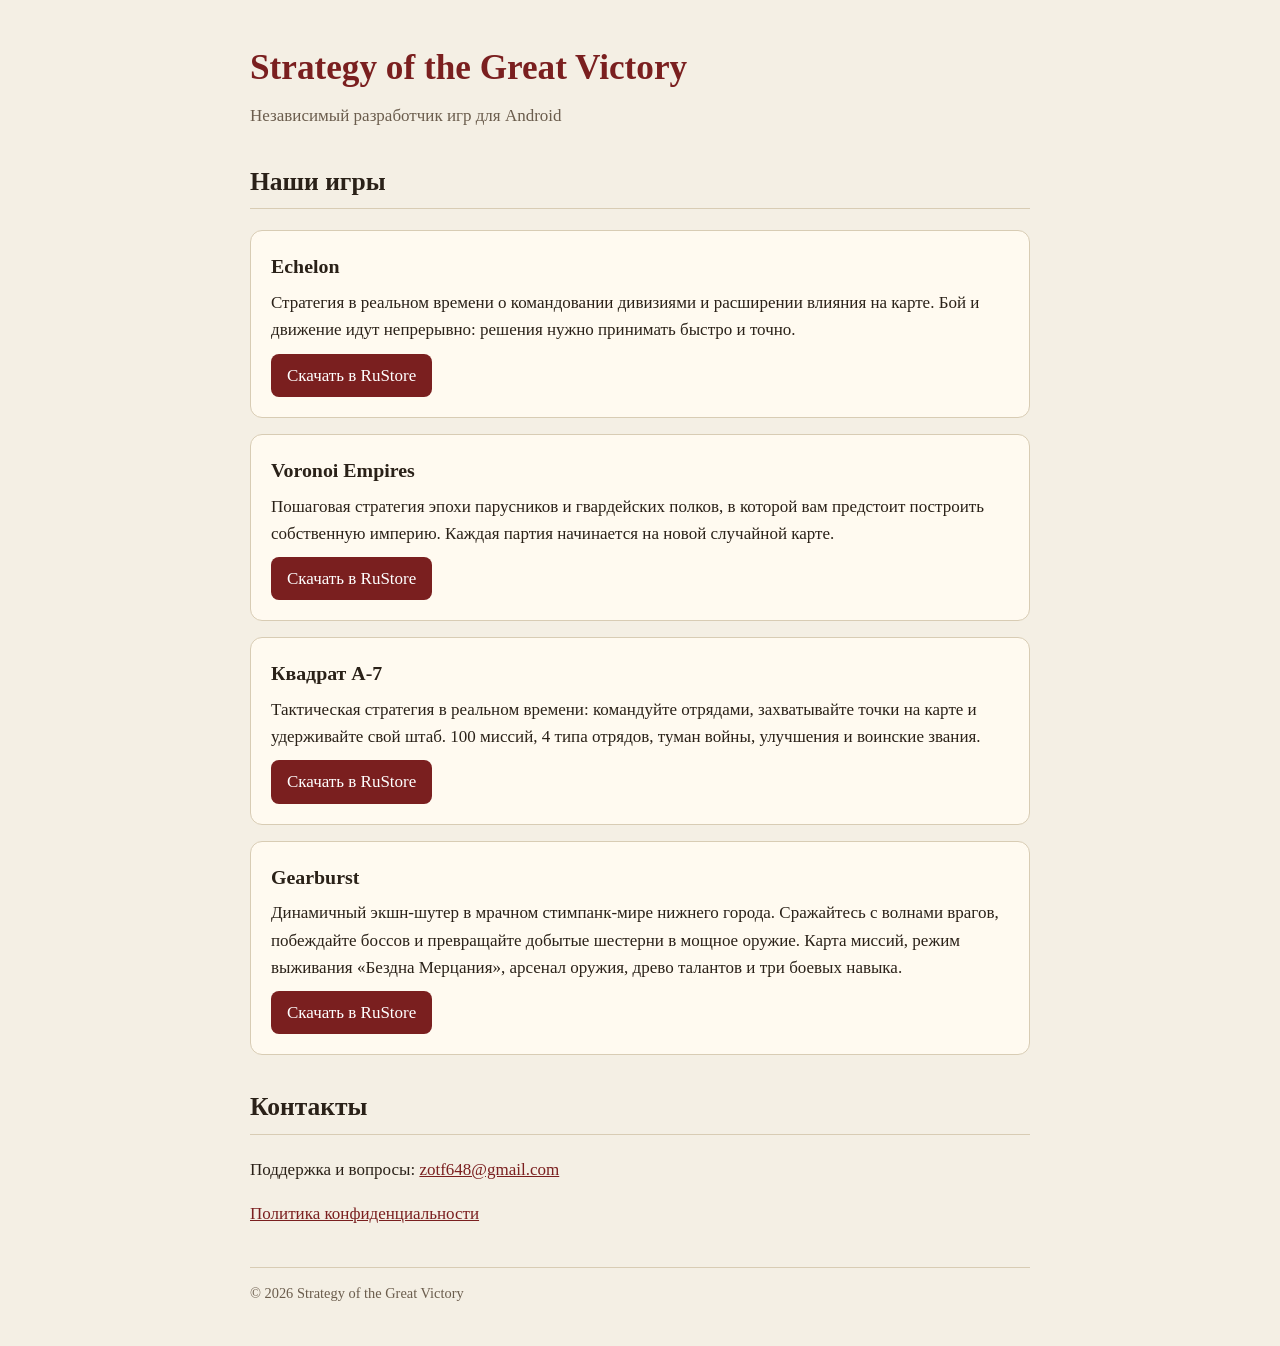
<file: index.html>
<!DOCTYPE html>
<html lang="ru">
<head>
<meta charset="utf-8">
<meta name="viewport" content="width=device-width, initial-scale=1">
<title>Strategy of the Great Victory — стратегические и экшн-игры для Android</title>
<meta name="description" content="Strategy of the Great Victory: игры для Android. Echelon, Voronoi Empires, Квадрат А-7 и Gearburst.">
<meta name="robots" content="index, follow">
<link rel="canonical" href="https://flint212.github.io/">
<link rel="stylesheet" href="style.css">
</head>
<body>
<div class="wrap">
<h1>Strategy of the Great Victory</h1>
<p class="sub">Независимый разработчик игр для Android</p>

<h2>Наши игры</h2>

<div class="card">
<div>
<h3>Echelon</h3>
<p>Стратегия в реальном времени о командовании дивизиями и расширении влияния на карте. Бой и движение идут непрерывно: решения нужно принимать быстро и точно.</p>
<a class="btn" href="https://www.rustore.ru/catalog/app/com.StrategyoftheGreatVictory.Echelon">Скачать в RuStore</a>
</div>
</div>

<div class="card">
<div>
<h3>Voronoi Empires</h3>
<p>Пошаговая стратегия эпохи парусников и гвардейских полков, в которой вам предстоит построить собственную империю. Каждая партия начинается на новой случайной карте.</p>
<a class="btn" href="https://www.rustore.ru/catalog/app/com.StrategyoftheGreatVictory.VoronoiEmpires">Скачать в RuStore</a>
</div>
</div>

<div class="card">
<div>
<h3>Квадрат А-7</h3>
<p>Тактическая стратегия в реальном времени: командуйте отрядами, захватывайте точки на карте и удерживайте свой штаб. 100 миссий, 4 типа отрядов, туман войны, улучшения и воинские звания.</p>
<a class="btn" href="https://www.rustore.ru/catalog/app/com.StrategyoftheGreatVictory.SquareA7">Скачать в RuStore</a>
</div>
</div>

<div class="card">
<div>
<h3>Gearburst</h3>
<p>Динамичный экшн-шутер в мрачном стимпанк-мире нижнего города. Сражайтесь с волнами врагов, побеждайте боссов и превращайте добытые шестерни в мощное оружие. Карта миссий, режим выживания «Бездна Мерцания», арсенал оружия, древо талантов и три боевых навыка.</p>
<a class="btn" href="https://www.rustore.ru/catalog/app/com.StrategyoftheGreatVictory.Gearburst">Скачать в RuStore</a>
</div>
</div>

<h2>Контакты</h2>
<p>Поддержка и вопросы: <a href="mailto:zotf648@gmail.com">zotf648@gmail.com</a></p>
<p><a href="privacy.html">Политика конфиденциальности</a></p>

<footer>&copy; 2026 Strategy of the Great Victory</footer>
</div>
</body>
</html>
</file>
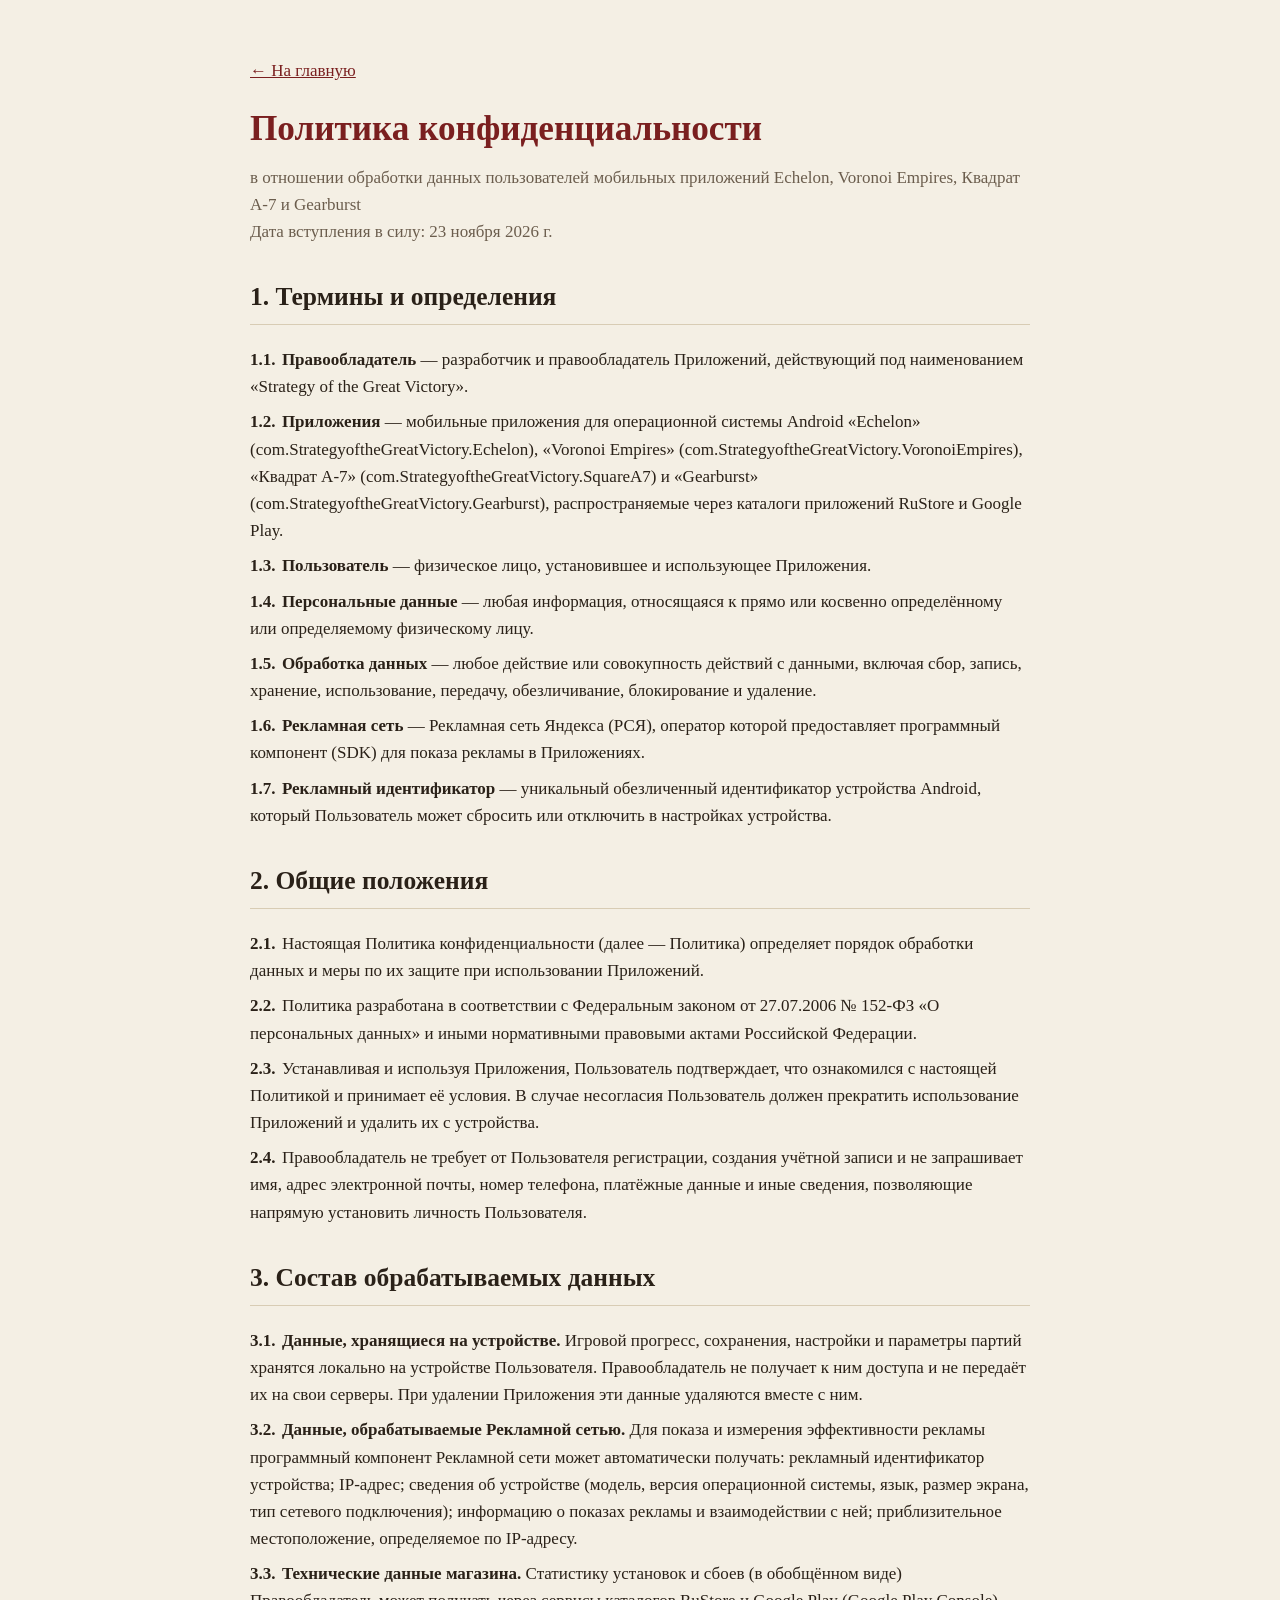
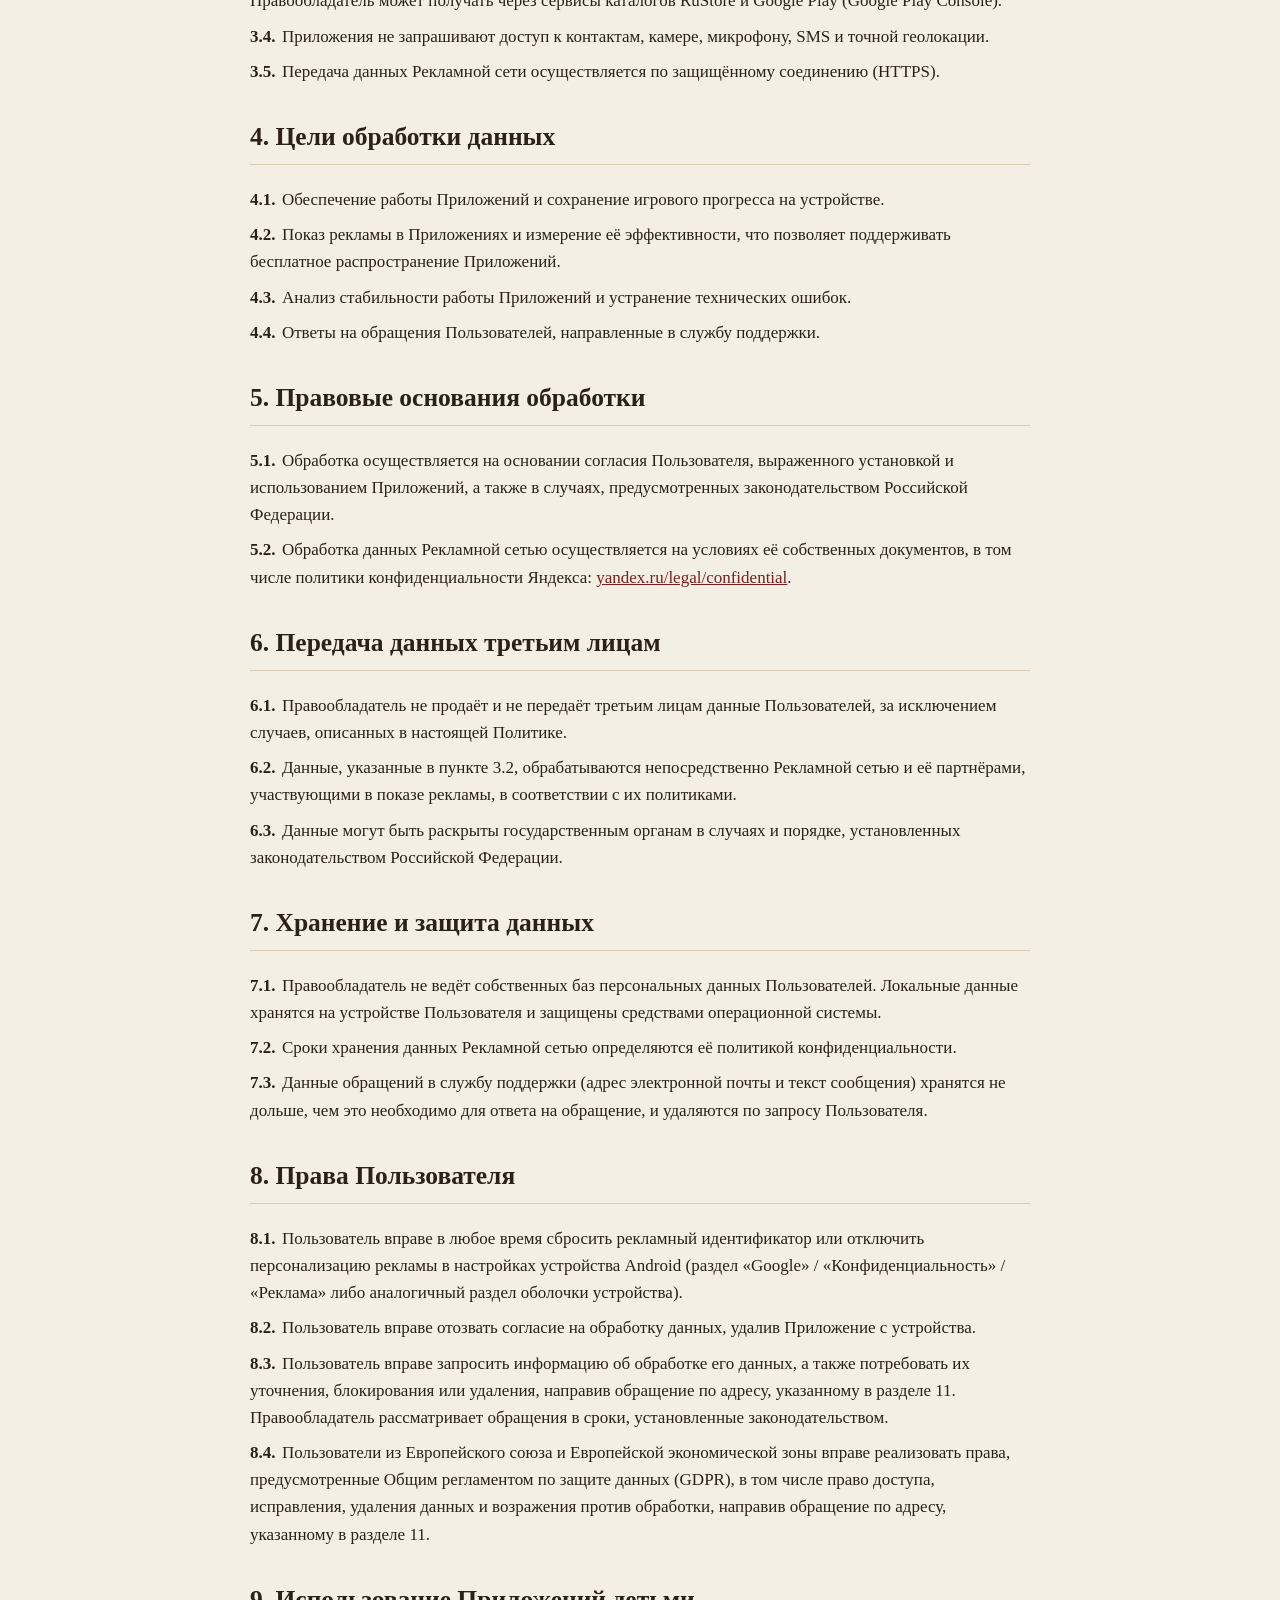
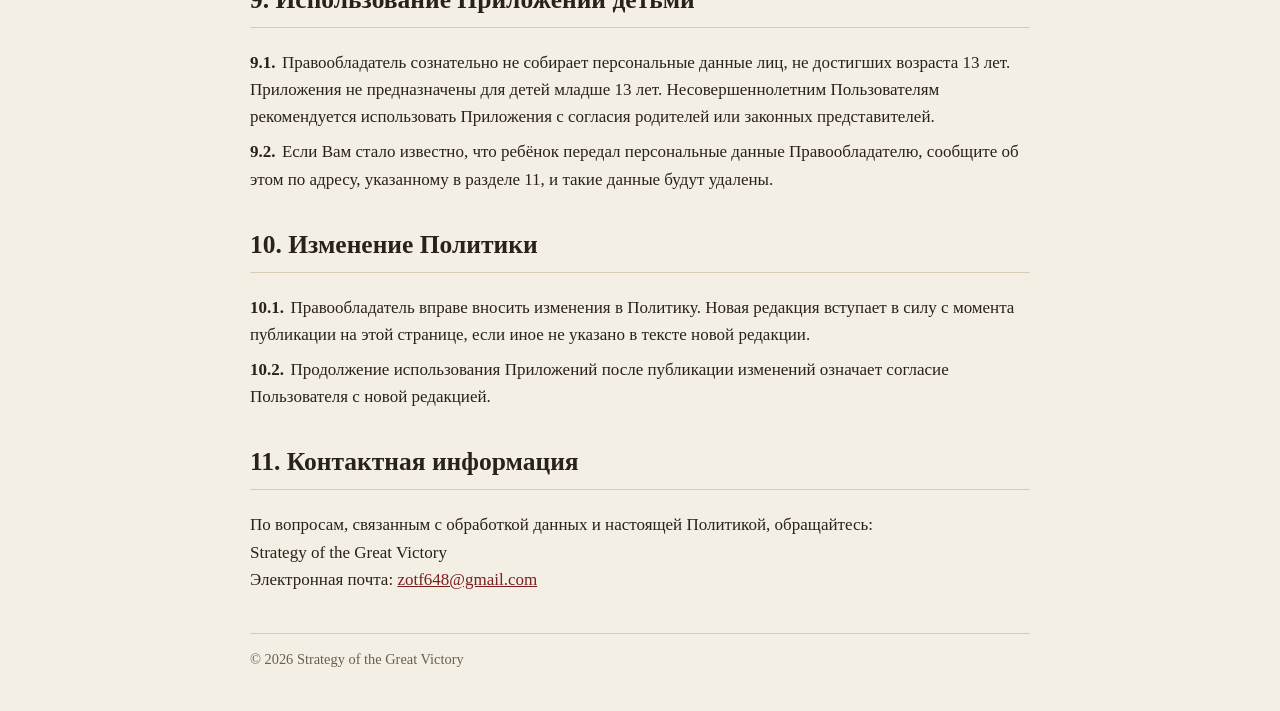
<file: privacy.html>
<!DOCTYPE html>
<html lang="ru">
<head>
<meta charset="utf-8">
<meta name="viewport" content="width=device-width, initial-scale=1">
<title>Политика конфиденциальности — Strategy of the Great Victory</title>
<meta name="robots" content="index, follow">
<link rel="stylesheet" href="style.css">
<style>ol.t{padding-left:0;list-style:none}ol.t li{margin:.5rem 0}.num{font-weight:bold;margin-right:.4rem}</style>
</head>
<body>
<div class="wrap">
<p><a href="index.html">&larr; На главную</a></p>
<h1>Политика конфиденциальности</h1>
<p class="sub">в отношении обработки данных пользователей мобильных приложений Echelon, Voronoi Empires, Квадрат А-7 и Gearburst<br>Дата вступления в силу: 23 ноября 2026 г.</p>

<h2>1. Термины и определения</h2>
<ol class="t">
<li><span class="num">1.1.</span><b>Правообладатель</b> — разработчик и правообладатель Приложений, действующий под наименованием «Strategy of the Great Victory».</li>
<li><span class="num">1.2.</span><b>Приложения</b> — мобильные приложения для операционной системы Android «Echelon» (com.StrategyoftheGreatVictory.Echelon), «Voronoi Empires» (com.StrategyoftheGreatVictory.VoronoiEmpires), «Квадрат А-7» (com.StrategyoftheGreatVictory.SquareA7) и «Gearburst» (com.StrategyoftheGreatVictory.Gearburst), распространяемые через каталоги приложений RuStore и Google Play.</li>
<li><span class="num">1.3.</span><b>Пользователь</b> — физическое лицо, установившее и использующее Приложения.</li>
<li><span class="num">1.4.</span><b>Персональные данные</b> — любая информация, относящаяся к прямо или косвенно определённому или определяемому физическому лицу.</li>
<li><span class="num">1.5.</span><b>Обработка данных</b> — любое действие или совокупность действий с данными, включая сбор, запись, хранение, использование, передачу, обезличивание, блокирование и удаление.</li>
<li><span class="num">1.6.</span><b>Рекламная сеть</b> — Рекламная сеть Яндекса (РСЯ), оператор которой предоставляет программный компонент (SDK) для показа рекламы в Приложениях.</li>
<li><span class="num">1.7.</span><b>Рекламный идентификатор</b> — уникальный обезличенный идентификатор устройства Android, который Пользователь может сбросить или отключить в настройках устройства.</li>
</ol>

<h2>2. Общие положения</h2>
<ol class="t">
<li><span class="num">2.1.</span>Настоящая Политика конфиденциальности (далее — Политика) определяет порядок обработки данных и меры по их защите при использовании Приложений.</li>
<li><span class="num">2.2.</span>Политика разработана в соответствии с Федеральным законом от 27.07.2006 № 152-ФЗ «О персональных данных» и иными нормативными правовыми актами Российской Федерации.</li>
<li><span class="num">2.3.</span>Устанавливая и используя Приложения, Пользователь подтверждает, что ознакомился с настоящей Политикой и принимает её условия. В случае несогласия Пользователь должен прекратить использование Приложений и удалить их с устройства.</li>
<li><span class="num">2.4.</span>Правообладатель не требует от Пользователя регистрации, создания учётной записи и не запрашивает имя, адрес электронной почты, номер телефона, платёжные данные и иные сведения, позволяющие напрямую установить личность Пользователя.</li>
</ol>

<h2>3. Состав обрабатываемых данных</h2>
<ol class="t">
<li><span class="num">3.1.</span><b>Данные, хранящиеся на устройстве.</b> Игровой прогресс, сохранения, настройки и параметры партий хранятся локально на устройстве Пользователя. Правообладатель не получает к ним доступа и не передаёт их на свои серверы. При удалении Приложения эти данные удаляются вместе с ним.</li>
<li><span class="num">3.2.</span><b>Данные, обрабатываемые Рекламной сетью.</b> Для показа и измерения эффективности рекламы программный компонент Рекламной сети может автоматически получать: рекламный идентификатор устройства; IP-адрес; сведения об устройстве (модель, версия операционной системы, язык, размер экрана, тип сетевого подключения); информацию о показах рекламы и взаимодействии с ней; приблизительное местоположение, определяемое по IP-адресу.</li>
<li><span class="num">3.3.</span><b>Технические данные магазина.</b> Статистику установок и сбоев (в обобщённом виде) Правообладатель может получать через сервисы каталогов RuStore и Google Play (Google Play Console).</li>
<li><span class="num">3.4.</span>Приложения не запрашивают доступ к контактам, камере, микрофону, SMS и точной геолокации.</li>
<li><span class="num">3.5.</span>Передача данных Рекламной сети осуществляется по защищённому соединению (HTTPS).</li>
</ol>

<h2>4. Цели обработки данных</h2>
<ol class="t">
<li><span class="num">4.1.</span>Обеспечение работы Приложений и сохранение игрового прогресса на устройстве.</li>
<li><span class="num">4.2.</span>Показ рекламы в Приложениях и измерение её эффективности, что позволяет поддерживать бесплатное распространение Приложений.</li>
<li><span class="num">4.3.</span>Анализ стабильности работы Приложений и устранение технических ошибок.</li>
<li><span class="num">4.4.</span>Ответы на обращения Пользователей, направленные в службу поддержки.</li>
</ol>

<h2>5. Правовые основания обработки</h2>
<ol class="t">
<li><span class="num">5.1.</span>Обработка осуществляется на основании согласия Пользователя, выраженного установкой и использованием Приложений, а также в случаях, предусмотренных законодательством Российской Федерации.</li>
<li><span class="num">5.2.</span>Обработка данных Рекламной сетью осуществляется на условиях её собственных документов, в том числе политики конфиденциальности Яндекса: <a href="https://yandex.ru/legal/confidential/">yandex.ru/legal/confidential</a>.</li>
</ol>

<h2>6. Передача данных третьим лицам</h2>
<ol class="t">
<li><span class="num">6.1.</span>Правообладатель не продаёт и не передаёт третьим лицам данные Пользователей, за исключением случаев, описанных в настоящей Политике.</li>
<li><span class="num">6.2.</span>Данные, указанные в пункте 3.2, обрабатываются непосредственно Рекламной сетью и её партнёрами, участвующими в показе рекламы, в соответствии с их политиками.</li>
<li><span class="num">6.3.</span>Данные могут быть раскрыты государственным органам в случаях и порядке, установленных законодательством Российской Федерации.</li>
</ol>

<h2>7. Хранение и защита данных</h2>
<ol class="t">
<li><span class="num">7.1.</span>Правообладатель не ведёт собственных баз персональных данных Пользователей. Локальные данные хранятся на устройстве Пользователя и защищены средствами операционной системы.</li>
<li><span class="num">7.2.</span>Сроки хранения данных Рекламной сетью определяются её политикой конфиденциальности.</li>
<li><span class="num">7.3.</span>Данные обращений в службу поддержки (адрес электронной почты и текст сообщения) хранятся не дольше, чем это необходимо для ответа на обращение, и удаляются по запросу Пользователя.</li>
</ol>

<h2>8. Права Пользователя</h2>
<ol class="t">
<li><span class="num">8.1.</span>Пользователь вправе в любое время сбросить рекламный идентификатор или отключить персонализацию рекламы в настройках устройства Android (раздел «Google» / «Конфиденциальность» / «Реклама» либо аналогичный раздел оболочки устройства).</li>
<li><span class="num">8.2.</span>Пользователь вправе отозвать согласие на обработку данных, удалив Приложение с устройства.</li>
<li><span class="num">8.3.</span>Пользователь вправе запросить информацию об обработке его данных, а также потребовать их уточнения, блокирования или удаления, направив обращение по адресу, указанному в разделе 11. Правообладатель рассматривает обращения в сроки, установленные законодательством.</li>
<li><span class="num">8.4.</span>Пользователи из Европейского союза и Европейской экономической зоны вправе реализовать права, предусмотренные Общим регламентом по защите данных (GDPR), в том числе право доступа, исправления, удаления данных и возражения против обработки, направив обращение по адресу, указанному в разделе 11.</li>
</ol>

<h2>9. Использование Приложений детьми</h2>
<ol class="t">
<li><span class="num">9.1.</span>Правообладатель сознательно не собирает персональные данные лиц, не достигших возраста 13 лет. Приложения не предназначены для детей младше 13 лет. Несовершеннолетним Пользователям рекомендуется использовать Приложения с согласия родителей или законных представителей.</li>
<li><span class="num">9.2.</span>Если Вам стало известно, что ребёнок передал персональные данные Правообладателю, сообщите об этом по адресу, указанному в разделе 11, и такие данные будут удалены.</li>
</ol>

<h2>10. Изменение Политики</h2>
<ol class="t">
<li><span class="num">10.1.</span>Правообладатель вправе вносить изменения в Политику. Новая редакция вступает в силу с момента публикации на этой странице, если иное не указано в тексте новой редакции.</li>
<li><span class="num">10.2.</span>Продолжение использования Приложений после публикации изменений означает согласие Пользователя с новой редакцией.</li>
</ol>

<h2>11. Контактная информация</h2>
<p>По вопросам, связанным с обработкой данных и настоящей Политикой, обращайтесь:<br>
Strategy of the Great Victory<br>
Электронная почта: <a href="mailto:zotf648@gmail.com">zotf648@gmail.com</a></p>

<footer>&copy; 2026 Strategy of the Great Victory</footer>
</div>
</body>
</html>
</file>
<file: style.css>
:root{--bg:#f4efe4;--fg:#2a2118;--card:#fffaf0;--accent:#7a1f1f;--muted:#6b5d4d;--line:#d8ccb4}
@media (prefers-color-scheme:dark){:root{--bg:#1c1814;--fg:#eee4d2;--card:#26201a;--accent:#e08a7a;--muted:#a89a85;--line:#3a3128}}
*{box-sizing:border-box}
body{margin:0;background:var(--bg);color:var(--fg);font:17px/1.6 Georgia,"Times New Roman",serif}
.wrap{max-width:820px;margin:0 auto;padding:40px 20px}
h1{font-size:2.2rem;margin:0 0 6px;color:var(--accent)}
h2{margin-top:2rem;border-bottom:1px solid var(--line);padding-bottom:6px}
.sub{color:var(--muted);margin:0 0 28px}
.card{background:var(--card);border:1px solid var(--line);border-radius:12px;padding:20px;margin:16px 0;display:flex;gap:18px;flex-wrap:wrap}
.card h3{margin:0 0 6px}
.card p{margin:0 0 10px}
a{color:var(--accent)}
.btn{display:inline-block;padding:8px 16px;border-radius:8px;background:var(--accent);color:#fff;text-decoration:none}
footer{margin-top:40px;color:var(--muted);font-size:.9rem;border-top:1px solid var(--line);padding-top:14px}
</file>
